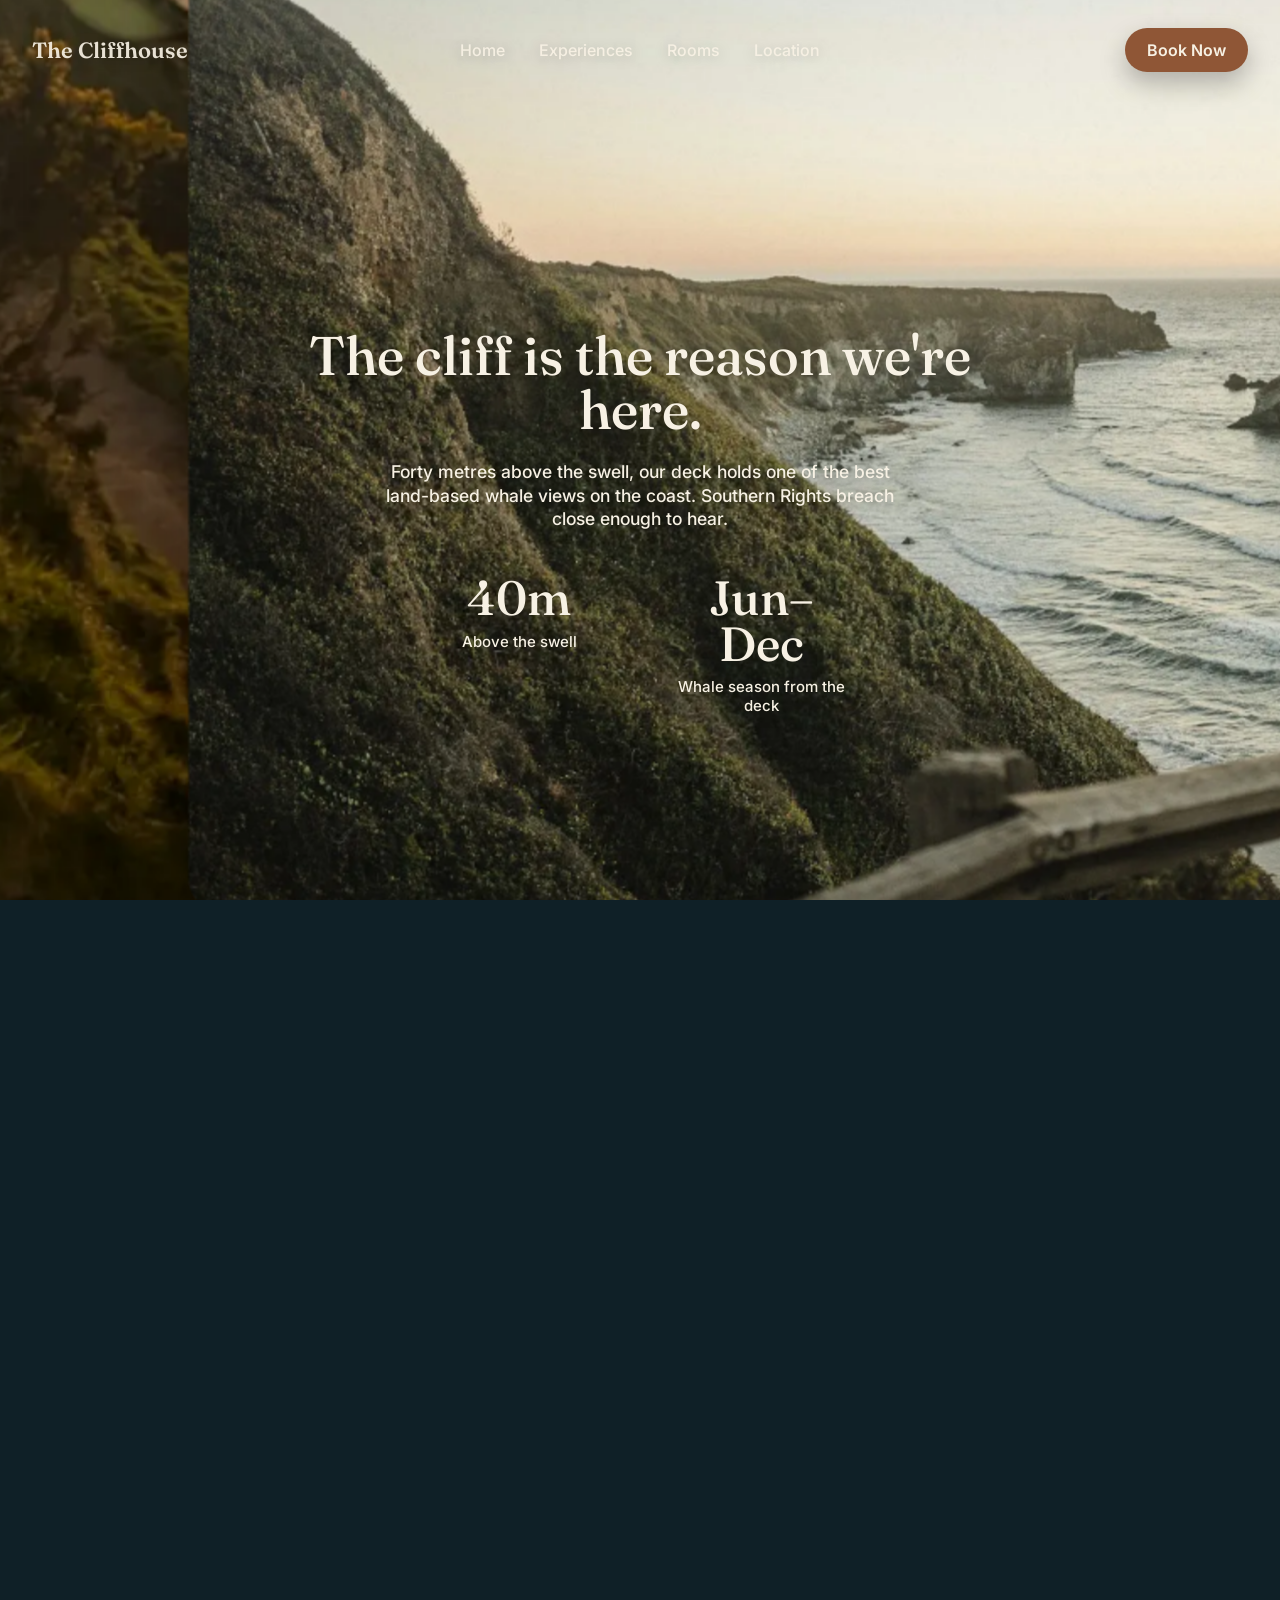
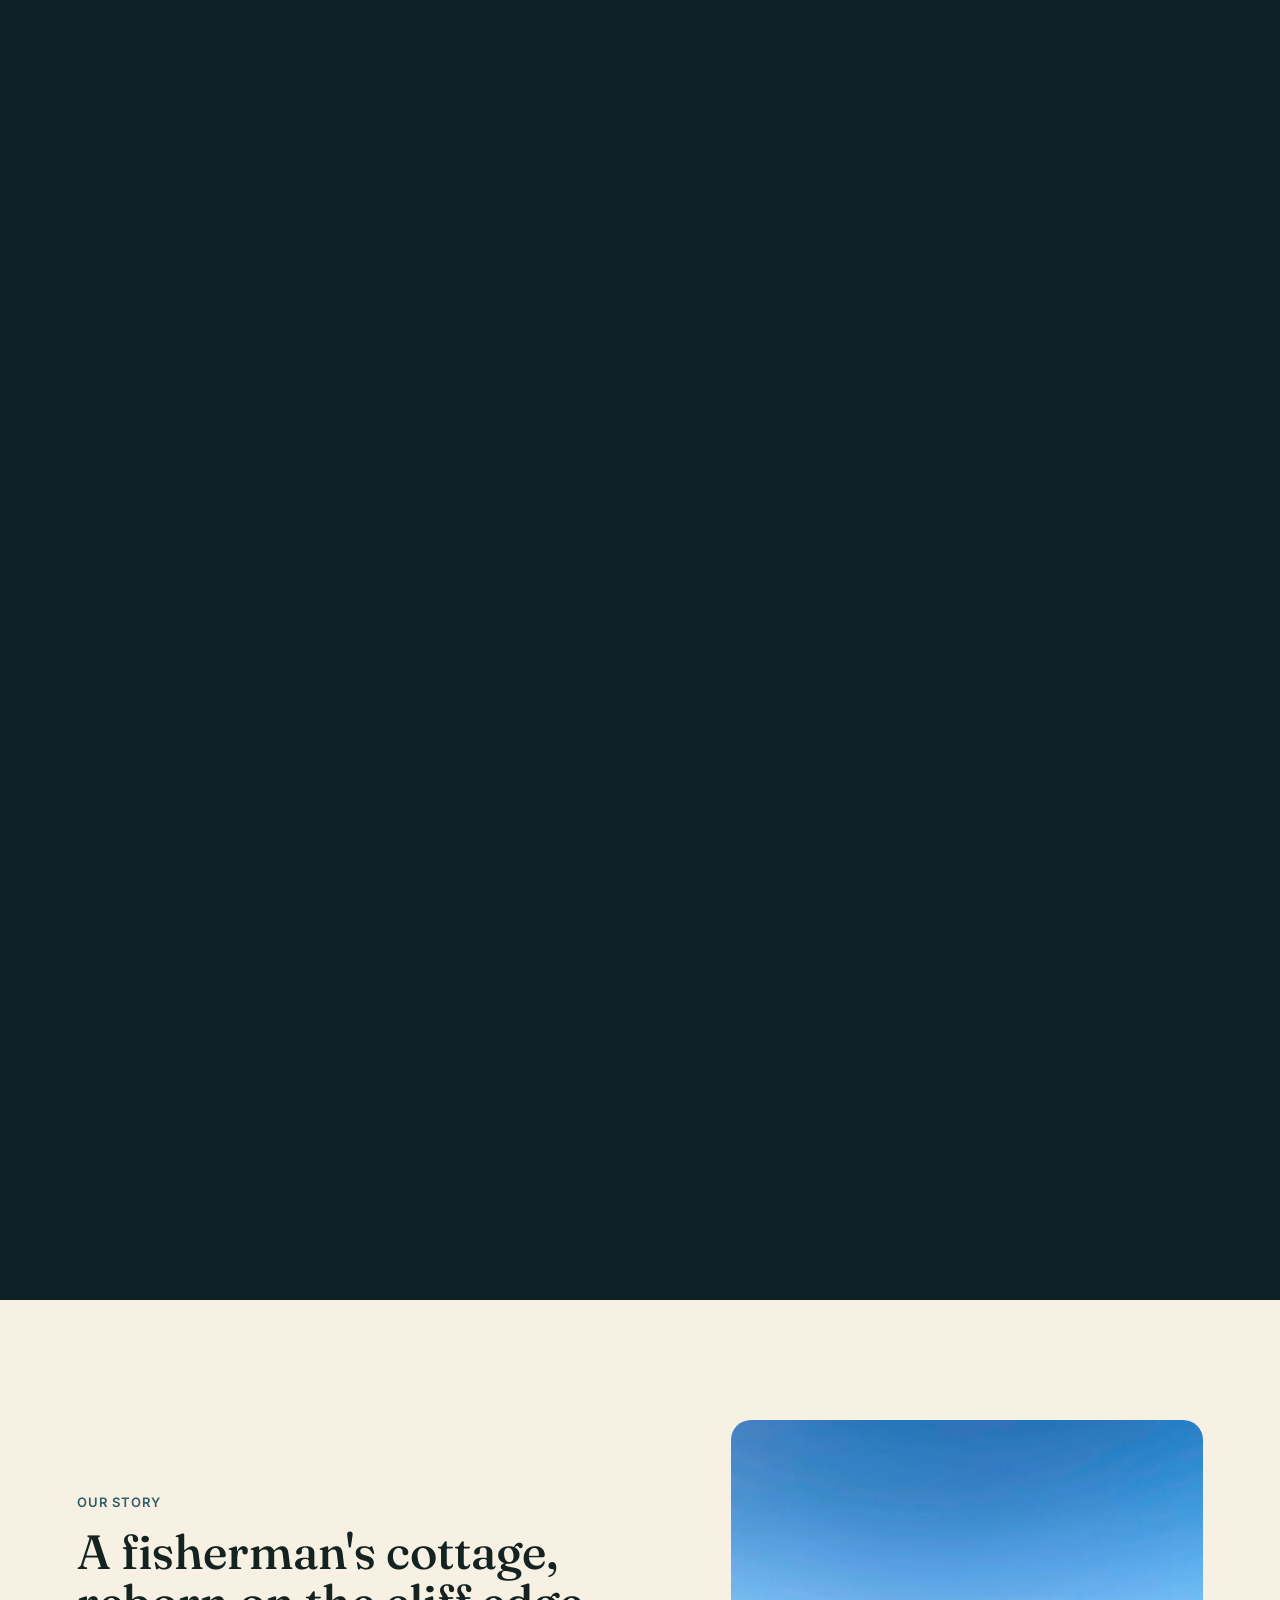
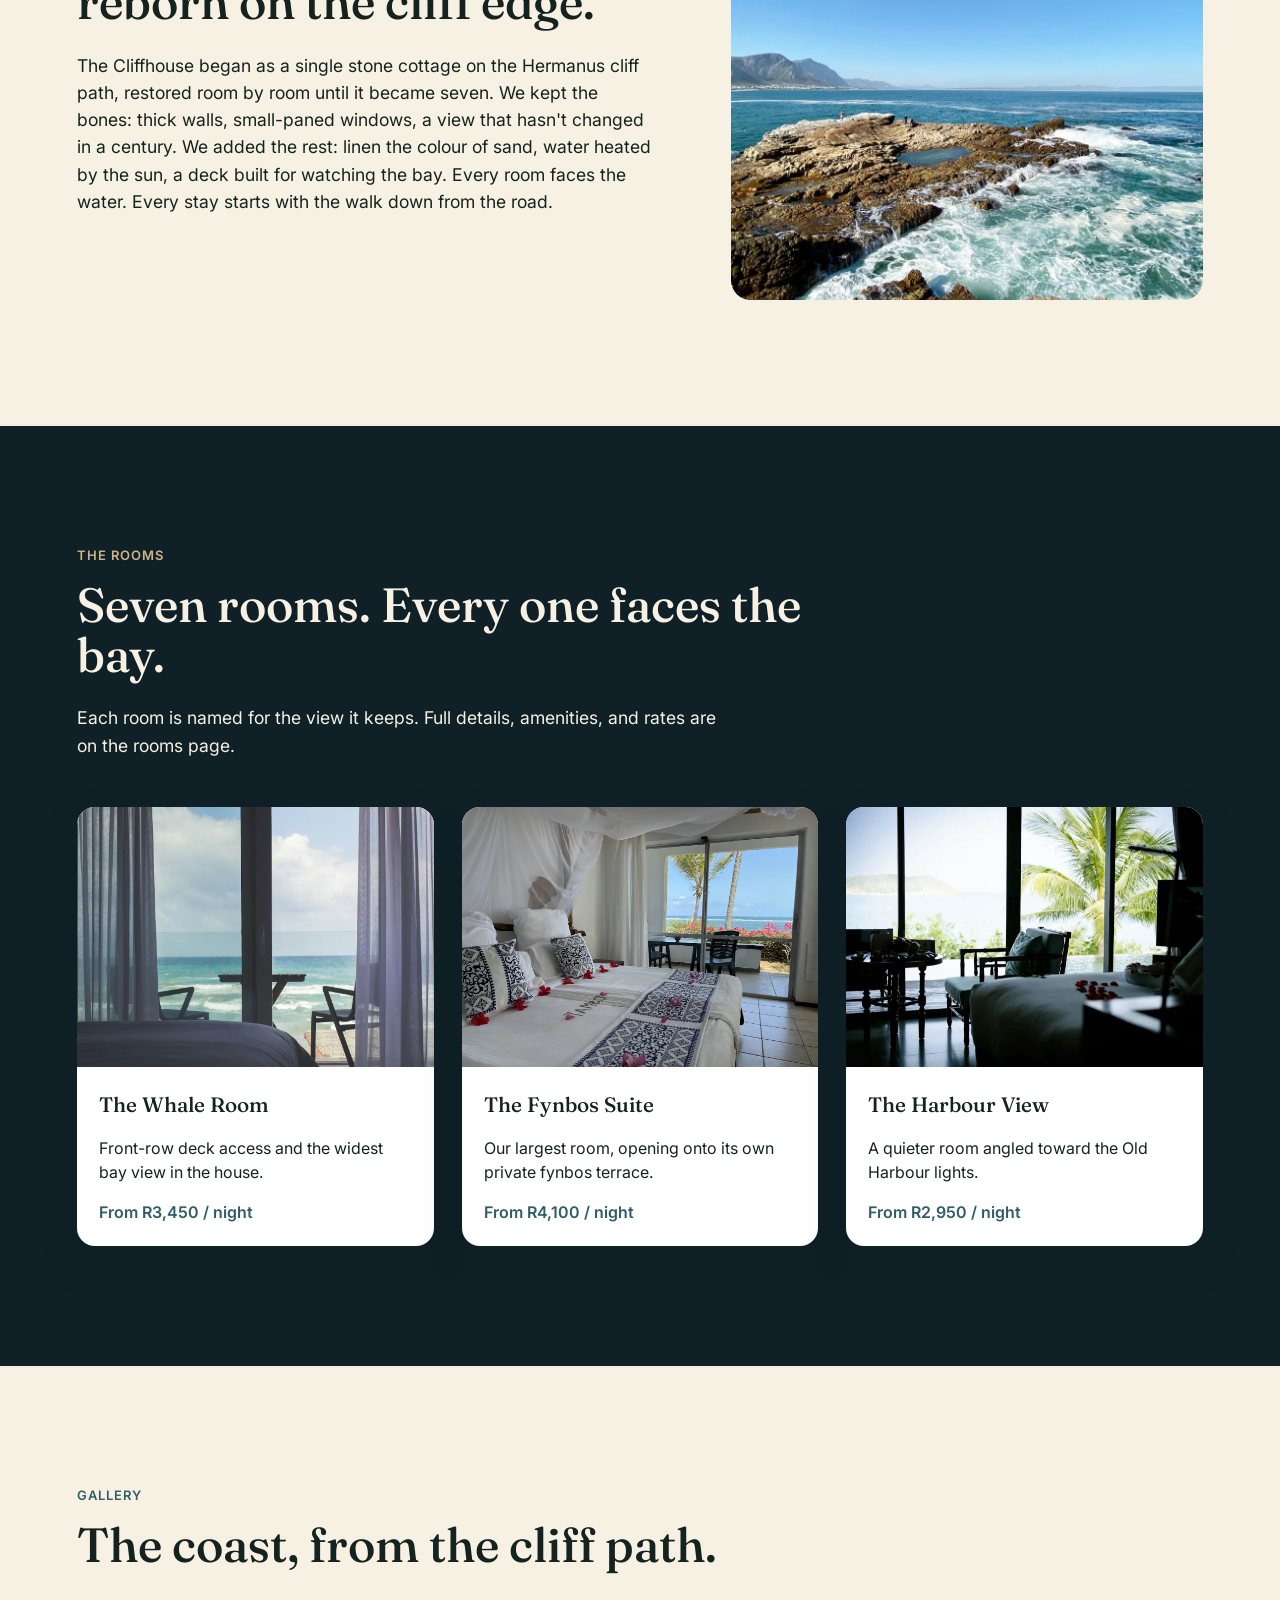
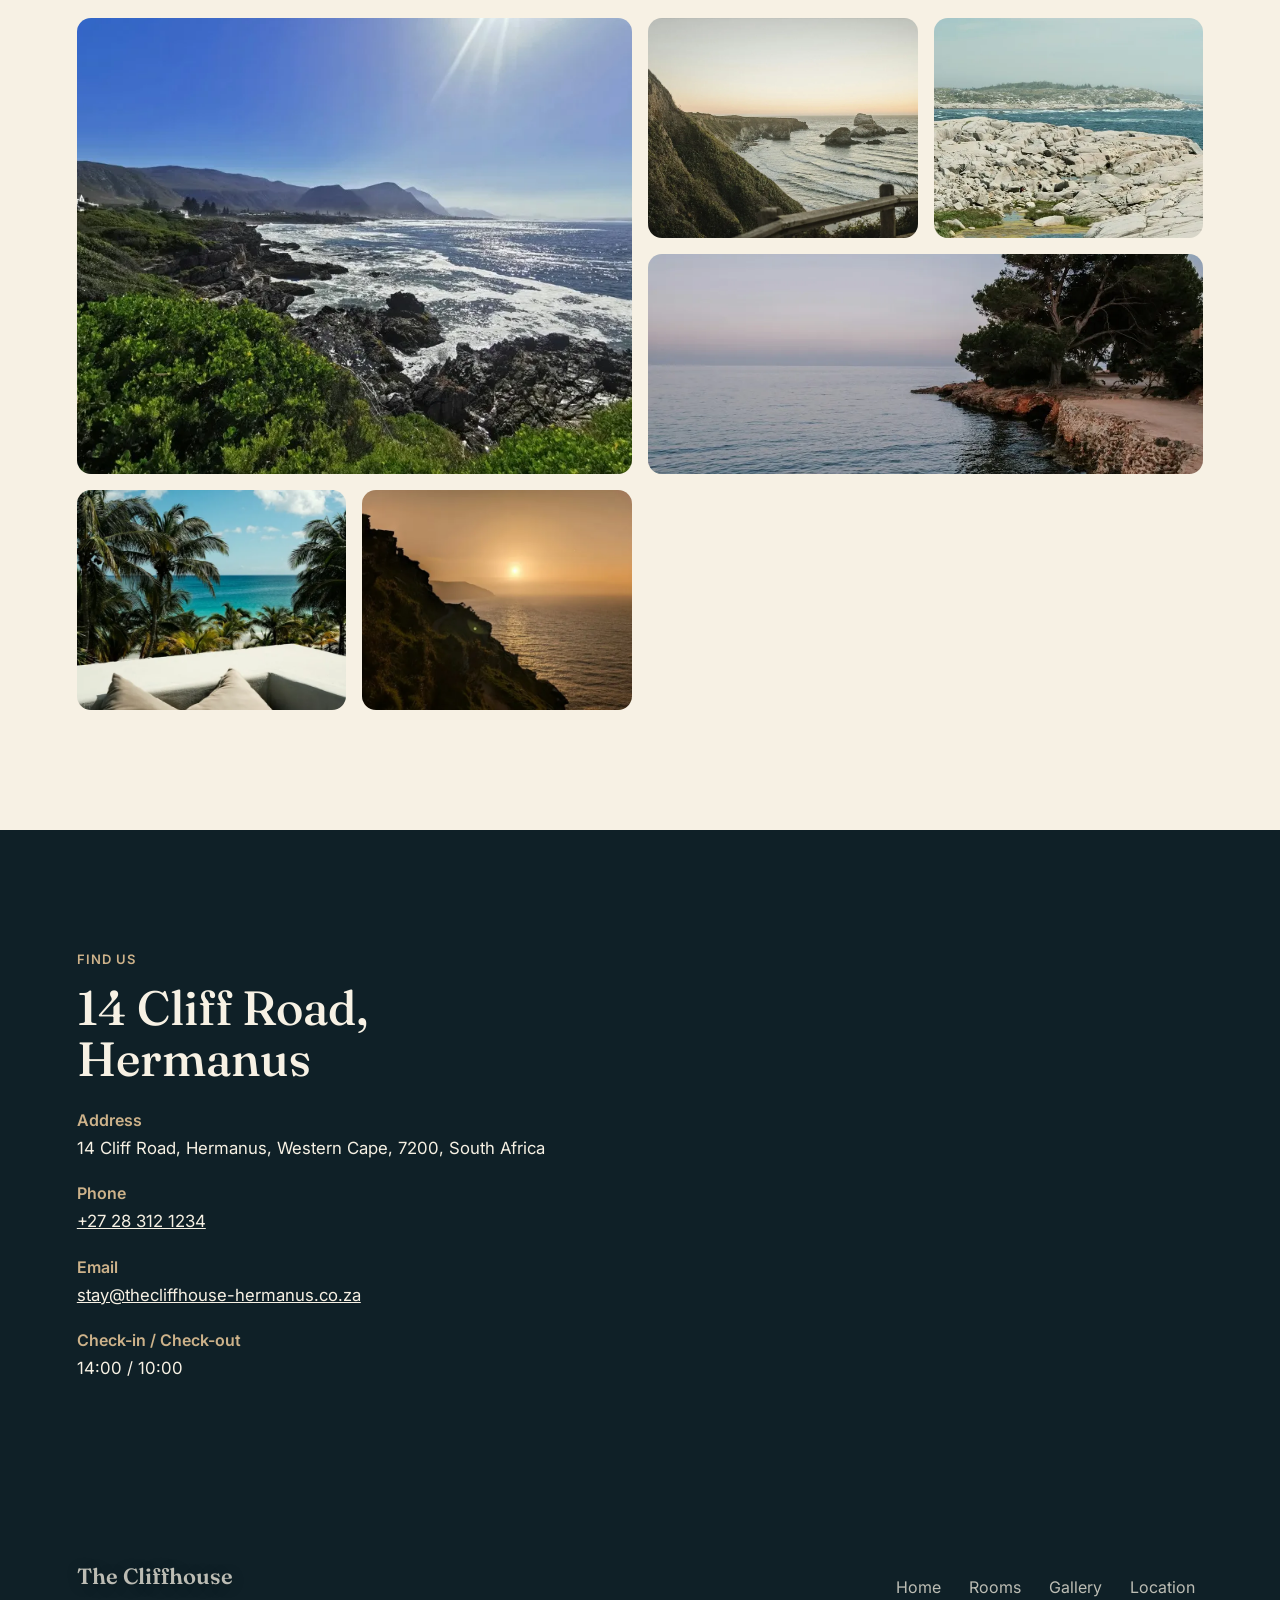
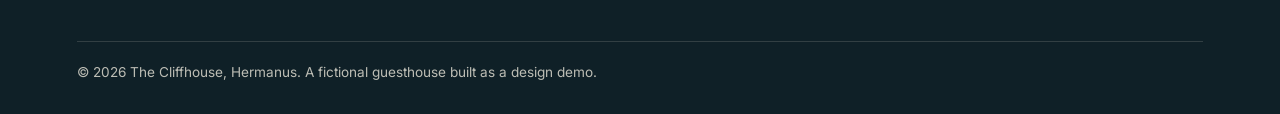
<file: index.html>
<!doctype html>
<html lang="en">
<head>
<meta charset="UTF-8" />
<meta name="viewport" content="width=device-width, initial-scale=1.0" />
<title>The Cliffhouse — Boutique Clifftop Guesthouse, Hermanus</title>
<meta name="description" content="A restored clifftop guesthouse above Walker Bay, Hermanus — seven rooms, a private whale-watching deck, and the best sunset seat on the Cape coast." />
<link rel="canonical" href="https://dezzi-alt.github.io/the-cliffhouse/" />

<meta property="og:type" content="website" />
<meta property="og:site_name" content="The Cliffhouse" />
<meta property="og:title" content="The Cliffhouse — Boutique Clifftop Guesthouse, Hermanus" />
<meta property="og:description" content="A restored clifftop guesthouse above Walker Bay, Hermanus — seven rooms, a private whale-watching deck, and the best sunset seat on the Cape coast." />
<meta property="og:url" content="https://dezzi-alt.github.io/the-cliffhouse/" />
<meta property="og:image" content="https://dezzi-alt.github.io/the-cliffhouse/images/sky-aerial-coastline.jpg" />
<meta property="og:image:width" content="2000" />
<meta property="og:image:height" content="1125" />
<meta name="twitter:card" content="summary_large_image" />
<meta name="twitter:title" content="The Cliffhouse — Boutique Clifftop Guesthouse, Hermanus" />
<meta name="twitter:description" content="A restored clifftop guesthouse above Walker Bay, Hermanus — seven rooms, a private whale-watching deck, and the best sunset seat on the Cape coast." />
<meta name="twitter:image" content="https://dezzi-alt.github.io/the-cliffhouse/images/sky-aerial-coastline.jpg" />

<link rel="icon" type="image/svg+xml" href="favicon.svg" />
<link rel="preconnect" href="https://fonts.googleapis.com" />
<link rel="preconnect" href="https://fonts.gstatic.com" crossorigin />
<link href="https://fonts.googleapis.com/css2?family=Fraunces:opsz,wght@9..144,400;9..144,500;9..144,600&family=Inter:wght@400;500;600;700&display=swap" rel="stylesheet" />
<link rel="stylesheet" href="css/styles.css" />
<link rel="preload" as="image" href="images/sky-aerial-coastline.webp" type="image/webp" fetchpriority="high" />
<script type="application/ld+json">
{
  "@context": "https://schema.org",
  "@type": "LodgingBusiness",
  "name": "The Cliffhouse",
  "description": "A restored clifftop guesthouse above Walker Bay, Hermanus — seven rooms, a private whale-watching deck, and the best sunset seat on the Cape coast.",
  "url": "https://dezzi-alt.github.io/the-cliffhouse/",
  "image": "https://dezzi-alt.github.io/the-cliffhouse/images/sky-aerial-coastline.jpg",
  "telephone": "+27283121234",
  "priceRange": "R2,950 - R4,100",
  "address": {
    "@type": "PostalAddress",
    "streetAddress": "14 Cliff Road",
    "addressLocality": "Hermanus",
    "addressRegion": "Western Cape",
    "postalCode": "7200",
    "addressCountry": "ZA"
  }
}
</script>
</head>
<body>

<a class="skip-link" href="#main-content">Skip to main content</a>

<main class="site-shell">

  <section class="cinema-scroll" id="cinema" aria-label="The Cliffhouse cinematic introduction">
    <div class="stage">
      <div class="world">

        <picture>
          <source srcset="images/sky-aerial-coastline.webp" type="image/webp" />
          <img class="scene-img sky-img" src="images/sky-aerial-coastline.jpg" alt="" loading="eager" fetchpriority="high" width="2000" height="1125" />
        </picture>

        <header class="site-header" aria-label="Primary navigation">
          <a class="site-logo" href="#cinema">The Cliffhouse</a>
          <nav class="site-nav" aria-label="Main menu">
            <a href="#cinema">Home</a>
            <a href="#experiences">Experiences</a>
            <a href="rooms.html">Rooms</a>
            <a href="#location">Location</a>
          </nav>
          <button class="book-now-nav" type="button" data-open-modal>Book Now</button>
        </header>

        <div class="back-stack">
          <picture>
            <source srcset="images/cliff-ocean-view.webp" type="image/webp" />
            <img class="scene-img back-img" src="images/cliff-ocean-view.jpg" alt="" loading="eager" width="2000" height="1500" />
          </picture>
        </div>

        <section class="experiences-slider" id="experiences" aria-label="Hermanus experiences slider">
          <div class="experiences-heading">
            <span class="experiences-kicker">Hermanus Experiences</span>
            <h2>Slow days, worth the walk.</h2>
          </div>
          <div class="experiences-track"></div>
        </section>

        <div class="slider-controls" aria-label="Slider controls">
          <button class="slider-nav slider-prev" type="button" aria-label="Previous experience">&larr;</button>
          <button class="slider-nav slider-next" type="button" aria-label="Next experience">&rarr;</button>
        </div>

        <h1 class="hero-title">THE CLIFFHOUSE</h1>

        <picture>
          <source srcset="images/cliff-path-golden-left.webp" type="image/webp" />
          <img class="scene-img splitframe-img splitframe-left" src="images/cliff-path-golden-left.jpg" alt="" loading="lazy" width="1012" height="1800" />
        </picture>
        <picture>
          <source srcset="images/cliff-path-golden-right.webp" type="image/webp" />
          <img class="scene-img splitframe-img splitframe-right" src="images/cliff-path-golden-right.jpg" alt="" loading="lazy" width="1600" height="1067" />
        </picture>
        <picture>
          <source srcset="images/whale-breach-hero.webp" type="image/webp" />
          <img class="scene-img hero-focal-img" src="images/whale-breach-hero.jpg" alt="" loading="lazy" width="1333" height="2000" />
        </picture>
        <picture>
          <source srcset="images/tidal-pool-closeup.webp" type="image/webp" />
          <img class="scene-img frame-two-img" src="images/tidal-pool-closeup.jpg" alt="" loading="lazy" width="1333" height="2000" />
        </picture>

        <section class="intro-copy" aria-label="The Cliffhouse overview">
          <p>A restored clifftop retreat above Walker Bay. Seven rooms, one deck, and a front-row seat to the whale road.</p>
          <div class="hero-tags" aria-label="Cliffhouse highlights">
            <span>Walker Bay</span>
            <span>Whale Season</span>
            <span>Cliff Path</span>
          </div>
        </section>

        <section class="story-panel story-panel-cliff" aria-label="The whale deck">
          <h2>The cliff is the reason we're here.</h2>
          <p>Forty metres above the swell, our deck holds one of the best land-based whale views on the coast. Southern Rights breach close enough to hear.</p>
          <dl class="facts">
            <div>
              <dt>40m</dt>
              <dd>Above the swell</dd>
            </div>
            <div>
              <dt>Jun&ndash;Dec</dt>
              <dd>Whale season from the deck</dd>
            </div>
          </dl>
        </section>

        <section class="story-panel story-panel-village" aria-label="Hermanus village">
          <h2>Hermanus keeps its edges wild.</h2>
          <p>Fynbos trails, tide pools, and the Old Harbour's original slipway all sit a short walk from every room.</p>
          <button class="note-button" type="button" data-open-modal>
            <span aria-hidden="true">&#8599;</span>
            <span>Check availability</span>
          </button>
        </section>

        <div class="shade"></div>
      </div>
    </div>
  </section>

  <section class="section" id="main-content" aria-label="About The Cliffhouse">
    <div class="section-inner about-grid">
      <div>
        <span class="section-kicker">Our Story</span>
        <h2 class="section-title">A fisherman's cottage, reborn on the cliff edge.</h2>
        <p class="section-lede">The Cliffhouse began as a single stone cottage on the Hermanus cliff path, restored room by room until it became seven. We kept the bones: thick walls, small-paned windows, a view that hasn't changed in a century. We added the rest: linen the colour of sand, water heated by the sun, a deck built for watching the bay. Every room faces the water. Every stay starts with the walk down from the road.</p>
      </div>
      <picture>
        <source srcset="images/rocky-shore.webp" type="image/webp" />
        <img src="images/rocky-shore.jpg" alt="Rocky Hermanus shoreline below the cliff path" loading="lazy" width="960" height="1200" />
      </picture>
    </div>
  </section>

  <section class="section section--dark" aria-label="Our rooms">
    <div class="section-inner">
      <span class="section-kicker">The Rooms</span>
      <h2 class="section-title">Seven rooms. Every one faces the bay.</h2>
      <p class="section-lede">Each room is named for the view it keeps. Full details, amenities, and rates are on the rooms page.</p>

      <div class="rooms-grid">
        <a class="room-card" href="rooms.html#whale-room">
          <picture>
            <source srcset="images/room-whale-bedroom.webp" type="image/webp" />
            <img src="images/room-whale-bedroom.jpg" alt="The Whale Room, a bedroom with full ocean views" loading="lazy" width="1300" height="866" />
          </picture>
          <div class="room-card-body">
            <h3>The Whale Room</h3>
            <p>Front-row deck access and the widest bay view in the house.</p>
            <span class="room-price">From R3,450 / night</span>
          </div>
        </a>
        <a class="room-card" href="rooms.html#fynbos-suite">
          <picture>
            <source srcset="images/room-fynbos-bedroom.webp" type="image/webp" />
            <img src="images/room-fynbos-bedroom.jpg" alt="The Fynbos Suite, a bedroom overlooking the ocean" loading="lazy" width="1300" height="975" />
          </picture>
          <div class="room-card-body">
            <h3>The Fynbos Suite</h3>
            <p>Our largest room, opening onto its own private fynbos terrace.</p>
            <span class="room-price">From R4,100 / night</span>
          </div>
        </a>
        <a class="room-card" href="rooms.html#harbour-view">
          <picture>
            <source srcset="images/room-harbour-bedroom.webp" type="image/webp" />
            <img src="images/room-harbour-bedroom.jpg" alt="The Harbour View room with water-facing bed" loading="lazy" width="1300" height="866" />
          </picture>
          <div class="room-card-body">
            <h3>The Harbour View</h3>
            <p>A quieter room angled toward the Old Harbour lights.</p>
            <span class="room-price">From R2,950 / night</span>
          </div>
        </a>
      </div>
    </div>
  </section>

  <section class="section" id="gallery" aria-label="Gallery">
    <div class="section-inner">
      <span class="section-kicker">Gallery</span>
      <h2 class="section-title">The coast, from the cliff path.</h2>
      <ul class="gallery-grid">
        <li><picture><source srcset="images/cliff-ocean-view-thumb.webp" type="image/webp" /><img src="images/cliff-ocean-view-thumb.jpg" alt="View of the ocean from the Hermanus cliff path" loading="lazy" width="800" height="600" /></picture></li>
        <li><picture><source srcset="images/gallery-sea-stacks.webp" type="image/webp" /><img src="images/gallery-sea-stacks.jpg" alt="Coastal cliffs and sea stacks at sunset" loading="lazy" width="1000" height="667" /></picture></li>
        <li><picture><source srcset="images/tidal-pool-closeup-thumb.webp" type="image/webp" /><img src="images/tidal-pool-closeup-thumb.jpg" alt="Close-up of a rocky tidal pool" loading="lazy" width="533" height="800" /></picture></li>
        <li><picture><source srcset="images/gallery-calm-shore-tree.webp" type="image/webp" /><img src="images/gallery-calm-shore-tree.jpg" alt="Calm sea beside a rocky shore" loading="lazy" width="1000" height="667" /></picture></li>
        <li><picture><source srcset="images/gallery-lounge-ocean.webp" type="image/webp" /><img src="images/gallery-lounge-ocean.jpg" alt="Lounge seating facing the ocean" loading="lazy" width="666" height="1000" /></picture></li>
        <li><picture><source srcset="images/exp-cliff-path.webp" type="image/webp" /><img src="images/exp-cliff-path.jpg" alt="Narrow grassy path along the cliffside" loading="lazy" width="900" height="506" /></picture></li>
      </ul>
    </div>
  </section>

  <section class="section section--dark" id="location" aria-label="Location and contact">
    <div class="section-inner location-grid">
      <div>
        <span class="section-kicker">Find Us</span>
        <h2 class="section-title">14 Cliff Road, Hermanus</h2>
        <dl class="location-details">
          <dt>Address</dt>
          <dd>14 Cliff Road, Hermanus, Western Cape, 7200, South Africa</dd>
          <dt>Phone</dt>
          <dd><a href="tel:+27283121234">+27 28 312 1234</a></dd>
          <dt>Email</dt>
          <dd><a href="mailto:stay@thecliffhouse-hermanus.co.za">stay@thecliffhouse-hermanus.co.za</a></dd>
          <dt>Check-in / Check-out</dt>
          <dd>14:00 / 10:00</dd>
        </dl>
      </div>
      <iframe
        title="Map showing The Cliffhouse location in Hermanus, South Africa"
        src="https://www.openstreetmap.org/export/embed.html?bbox=19.2145%2C-34.4287%2C19.2545%2C-34.4087&layer=mapnik&marker=-34.4187%2C19.2345"
        loading="lazy"
      ></iframe>
    </div>
  </section>

  <footer class="site-footer">
    <div class="footer-grid">
      <a class="site-logo" href="#cinema">The Cliffhouse</a>
      <nav class="footer-nav" aria-label="Footer navigation">
        <a href="#cinema">Home</a>
        <a href="rooms.html">Rooms</a>
        <a href="#gallery">Gallery</a>
        <a href="#location">Location</a>
      </nav>
    </div>
    <p class="footer-bottom">&copy; 2026 The Cliffhouse, Hermanus. A fictional guesthouse built as a design demo.</p>
  </footer>

</main>

<div class="modal-overlay" id="booking-modal" hidden>
  <div class="modal-card" role="dialog" aria-modal="true" aria-labelledby="booking-modal-title">
    <button class="modal-close" type="button" data-close-modal aria-label="Close booking form">&times;</button>

    <form id="booking-form">
      <h2 id="booking-modal-title">Check availability</h2>
      <p>Tell us your dates and we'll confirm within 24 hours. All fields are required.</p>

      <div class="form-row">
        <div class="form-field">
          <label for="checkin">Check-in</label>
          <input type="date" id="checkin" name="checkin" required />
        </div>
        <div class="form-field">
          <label for="checkout">Check-out</label>
          <input type="date" id="checkout" name="checkout" required />
        </div>
      </div>

      <div class="form-row">
        <div class="form-field">
          <label for="guests">Guests</label>
          <input type="number" id="guests" name="guests" min="1" max="6" value="2" required />
        </div>
        <div class="form-field">
          <label for="room">Room</label>
          <select id="room" name="room">
            <option value="whale-room">The Whale Room</option>
            <option value="fynbos-suite">The Fynbos Suite</option>
            <option value="harbour-view">The Harbour View</option>
          </select>
        </div>
      </div>

      <div class="form-field">
        <label for="name">Full name</label>
        <input type="text" id="name" name="name" autocomplete="name" required />
      </div>

      <div class="form-field">
        <label for="email">Email</label>
        <input type="email" id="email" name="email" autocomplete="email" required />
      </div>

      <button class="form-submit" type="submit">Request booking</button>
    </form>

    <div class="form-confirmation" id="booking-confirmation" hidden>
      <h2>Thank you.</h2>
      <p>A member of our team will confirm availability within 24 hours.</p>
      <button class="form-submit" type="button" data-close-modal>Close</button>
    </div>
  </div>
</div>

<script src="js/scroll-engine.js" defer></script>
<script src="js/site.js" defer></script>
</body>
</html>
</file>
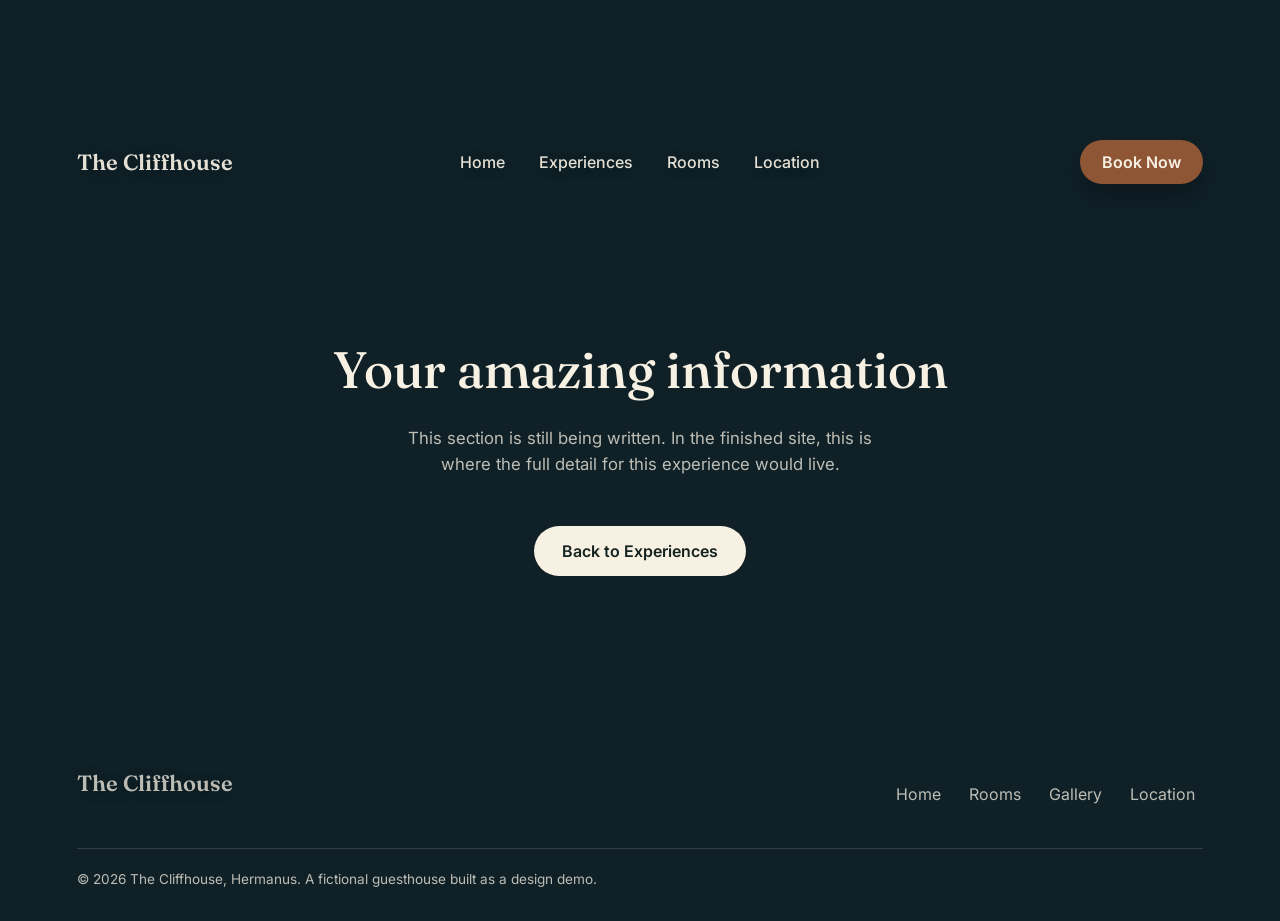
<file: coming-soon.html>
<!doctype html>
<html lang="en">
<head>
<meta charset="UTF-8" />
<meta name="viewport" content="width=device-width, initial-scale=1.0" />
<title>More to come — The Cliffhouse, Hermanus</title>
<meta name="description" content="This page is a placeholder for content that isn't built yet." />
<meta name="robots" content="noindex" />

<link rel="icon" type="image/svg+xml" href="favicon.svg" />
<link rel="preconnect" href="https://fonts.googleapis.com" />
<link rel="preconnect" href="https://fonts.gstatic.com" crossorigin />
<link href="https://fonts.googleapis.com/css2?family=Fraunces:opsz,wght@9..144,400;9..144,500;9..144,600&family=Inter:wght@400;500;600;700&display=swap" rel="stylesheet" />
<link rel="stylesheet" href="css/styles.css" />
<style>
  .placeholder-page-header {
    position: relative;
    padding: 140px clamp(24px, 6vw, 80px) 0;
    background: var(--ocean-deep);
    color: var(--paper);
  }
  .placeholder-page-header .site-header { position: static; padding: 0; margin-bottom: 0; }

  .placeholder-body {
    min-height: 60vh;
    display: flex;
    flex-direction: column;
    align-items: center;
    justify-content: center;
    text-align: center;
    padding: 96px clamp(24px, 6vw, 80px);
    background: var(--ocean-deep);
    color: var(--paper);
  }
  .placeholder-body h1 { font-size: clamp(2rem, 5vw, 3.2rem); max-width: 720px; }
  .placeholder-body p { max-width: 480px; font-size: 1.05rem; line-height: 1.55; margin-top: 16px; color: rgba(247,241,228,0.75); }
  .placeholder-back {
    display: inline-flex;
    align-items: center;
    min-height: 50px;
    margin-top: 32px;
    padding: 0 28px;
    border-radius: 999px;
    background: var(--paper);
    color: var(--ink);
    font-weight: 600;
    text-decoration: none;
  }
</style>
</head>
<body>

<a class="skip-link" href="#main-content">Skip to main content</a>

<div class="placeholder-page-header">
  <header class="site-header" aria-label="Primary navigation">
    <a class="site-logo" href="index.html#cinema">The Cliffhouse</a>
    <nav class="site-nav" aria-label="Main menu">
      <a href="index.html#cinema">Home</a>
      <a href="index.html#experiences">Experiences</a>
      <a href="rooms.html">Rooms</a>
      <a href="index.html#location">Location</a>
    </nav>
    <button class="book-now-nav" type="button" data-open-modal>Book Now</button>
  </header>
</div>

<main id="main-content">
  <div class="placeholder-body">
    <h1>Your amazing information</h1>
    <p>This section is still being written. In the finished site, this is where the full detail for this experience would live.</p>
    <a class="placeholder-back" href="index.html#experiences">Back to Experiences</a>
  </div>
</main>

<footer class="site-footer">
  <div class="footer-grid">
    <a class="site-logo" href="index.html#cinema">The Cliffhouse</a>
    <nav class="footer-nav" aria-label="Footer navigation">
      <a href="index.html#cinema">Home</a>
      <a href="rooms.html">Rooms</a>
      <a href="index.html#gallery">Gallery</a>
      <a href="index.html#location">Location</a>
    </nav>
  </div>
  <p class="footer-bottom">&copy; 2026 The Cliffhouse, Hermanus. A fictional guesthouse built as a design demo.</p>
</footer>

<div class="modal-overlay" id="booking-modal" hidden>
  <div class="modal-card" role="dialog" aria-modal="true" aria-labelledby="booking-modal-title">
    <button class="modal-close" type="button" data-close-modal aria-label="Close booking form">&times;</button>

    <form id="booking-form">
      <h2 id="booking-modal-title">Check availability</h2>
      <p>Tell us your dates and we'll confirm within 24 hours. All fields are required.</p>

      <div class="form-row">
        <div class="form-field">
          <label for="checkin">Check-in</label>
          <input type="date" id="checkin" name="checkin" required />
        </div>
        <div class="form-field">
          <label for="checkout">Check-out</label>
          <input type="date" id="checkout" name="checkout" required />
        </div>
      </div>

      <div class="form-row">
        <div class="form-field">
          <label for="guests">Guests</label>
          <input type="number" id="guests" name="guests" min="1" max="6" value="2" required />
        </div>
        <div class="form-field">
          <label for="room">Room</label>
          <select id="room" name="room">
            <option value="whale-room">The Whale Room</option>
            <option value="fynbos-suite">The Fynbos Suite</option>
            <option value="harbour-view">The Harbour View</option>
          </select>
        </div>
      </div>

      <div class="form-field">
        <label for="name">Full name</label>
        <input type="text" id="name" name="name" autocomplete="name" required />
      </div>

      <div class="form-field">
        <label for="email">Email</label>
        <input type="email" id="email" name="email" autocomplete="email" required />
      </div>

      <button class="form-submit" type="submit">Request booking</button>
    </form>

    <div class="form-confirmation" id="booking-confirmation" hidden>
      <h2>Thank you.</h2>
      <p>A member of our team will confirm availability within 24 hours.</p>
      <button class="form-submit" type="button" data-close-modal>Close</button>
    </div>
  </div>
</div>

<script src="js/site.js" defer></script>
</body>
</html>
</file>
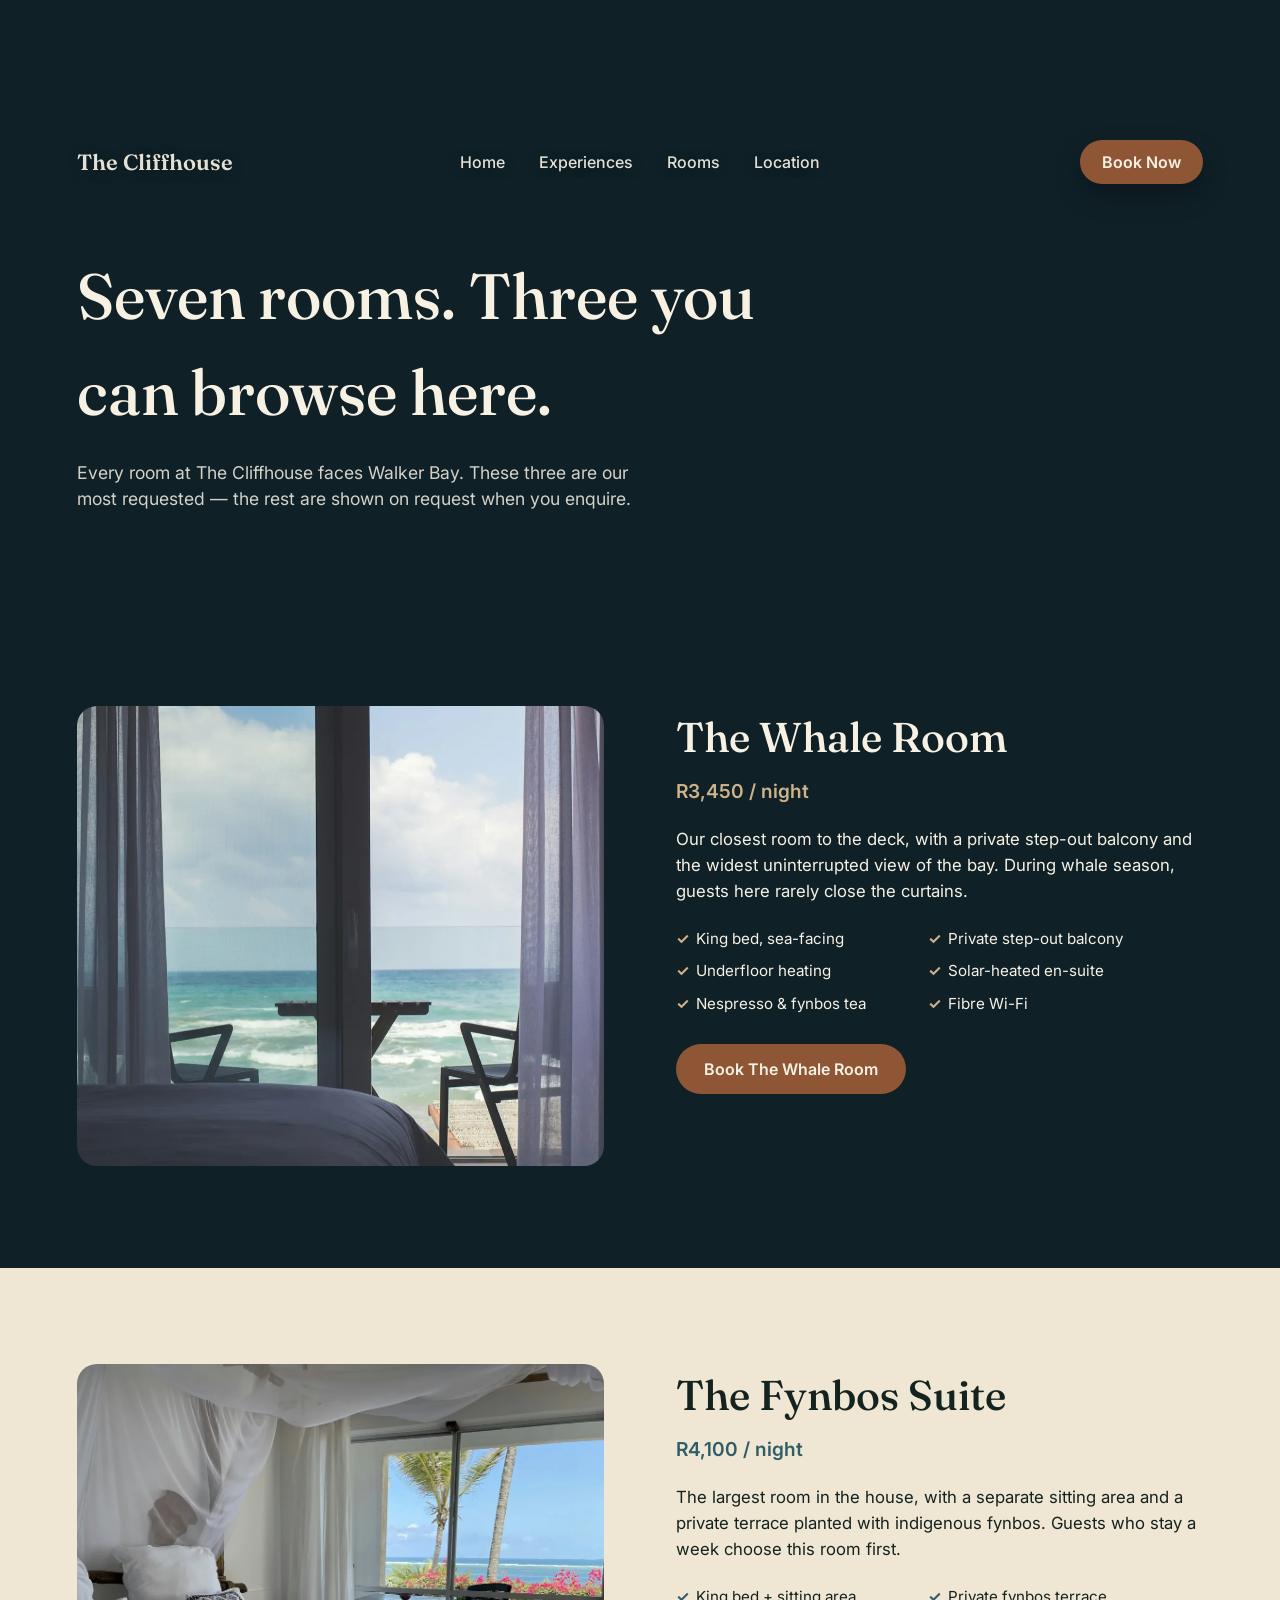
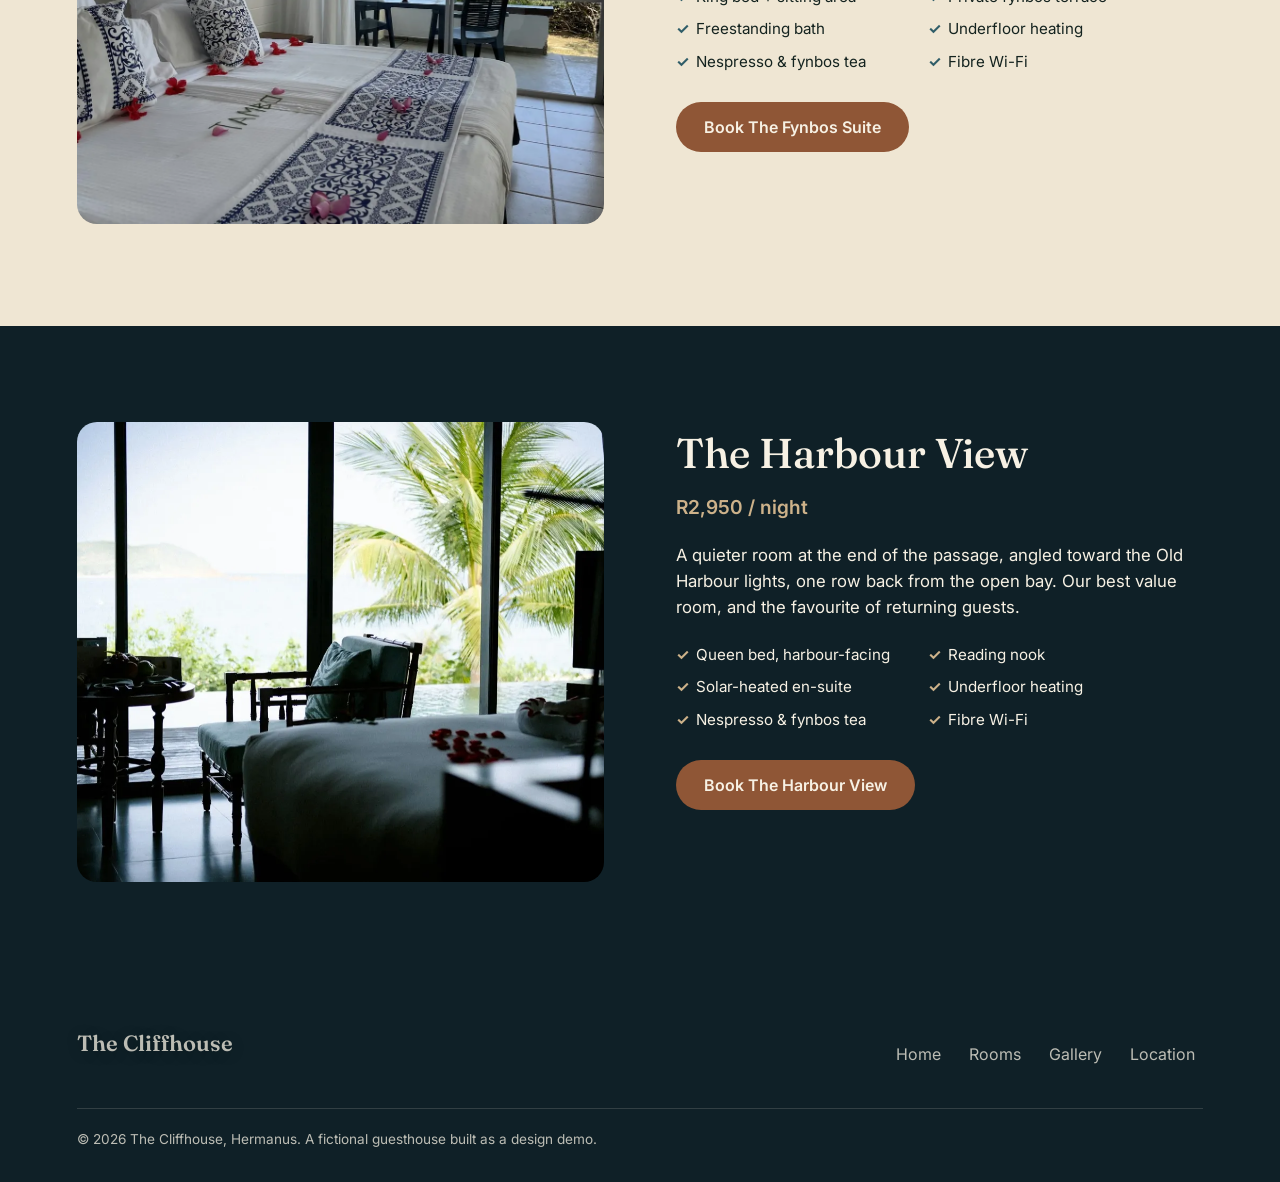
<file: rooms.html>
<!doctype html>
<html lang="en">
<head>
<meta charset="UTF-8" />
<meta name="viewport" content="width=device-width, initial-scale=1.0" />
<title>Rooms — The Cliffhouse, Hermanus</title>
<meta name="description" content="Three rooms at The Cliffhouse, Hermanus — The Whale Room, The Fynbos Suite, and The Harbour View. Full amenities and nightly rates." />
<link rel="canonical" href="https://dezzi-alt.github.io/the-cliffhouse/rooms.html" />

<meta property="og:type" content="website" />
<meta property="og:site_name" content="The Cliffhouse" />
<meta property="og:title" content="Rooms — The Cliffhouse, Hermanus" />
<meta property="og:description" content="Three rooms at The Cliffhouse, Hermanus — The Whale Room, The Fynbos Suite, and The Harbour View. Full amenities and nightly rates." />
<meta property="og:url" content="https://dezzi-alt.github.io/the-cliffhouse/rooms.html" />
<meta property="og:image" content="https://dezzi-alt.github.io/the-cliffhouse/images/room-whale-bedroom.jpg" />
<meta property="og:image:width" content="1300" />
<meta property="og:image:height" content="866" />
<meta name="twitter:card" content="summary_large_image" />
<meta name="twitter:title" content="Rooms — The Cliffhouse, Hermanus" />
<meta name="twitter:description" content="Three rooms at The Cliffhouse, Hermanus — The Whale Room, The Fynbos Suite, and The Harbour View. Full amenities and nightly rates." />
<meta name="twitter:image" content="https://dezzi-alt.github.io/the-cliffhouse/images/room-whale-bedroom.jpg" />

<link rel="icon" type="image/svg+xml" href="favicon.svg" />
<link rel="preconnect" href="https://fonts.googleapis.com" />
<link rel="preconnect" href="https://fonts.gstatic.com" crossorigin />
<link href="https://fonts.googleapis.com/css2?family=Fraunces:opsz,wght@9..144,400;9..144,500;9..144,600&family=Inter:wght@400;500;600;700&display=swap" rel="stylesheet" />
<link rel="stylesheet" href="css/styles.css" />
<style>
  .rooms-page-header {
    position: relative;
    padding: 140px clamp(24px, 6vw, 80px) 80px;
    background: var(--ocean-deep);
    color: var(--paper);
  }
  .rooms-page-header .site-header { position: static; padding: 0; margin-bottom: 64px; }
  .rooms-page-header h1 { font-size: clamp(2.4rem, 6vw, 4rem); max-width: 720px; }
  .rooms-page-header p { max-width: 560px; font-size: 1.1rem; line-height: 1.5; margin-top: 20px; color: rgba(247,241,228,0.85); }

  .room-detail {
    display: grid;
    grid-template-columns: 1fr 1fr;
    gap: clamp(32px, 6vw, 72px);
    align-items: start;
    padding: clamp(56px, 8vw, 96px) clamp(24px, 6vw, 80px);
    scroll-margin-top: 40px;
  }
  .room-detail:nth-child(even) { background: #efe6d3; color: var(--ink); }
  .room-detail img { width: 100%; height: 460px; object-fit: cover; border-radius: 20px; }
  .room-detail h2 { font-size: clamp(1.8rem, 3.4vw, 2.6rem); margin-bottom: 8px; }
  .room-detail .room-price { display: block; font-size: 1.2rem; font-weight: 600; color: var(--sand); margin: 8px 0 20px; }
  .room-detail:nth-child(even) .room-price { color: var(--ocean); }
  .room-detail p.desc { font-size: 1.05rem; line-height: 1.55; max-width: 520px; }
  .amenities { list-style: none; padding: 0; margin: 24px 0 28px; display: grid; grid-template-columns: 1fr 1fr; gap: 10px 24px; max-width: 480px; }
  .amenities li { font-size: 0.95rem; padding-left: 20px; position: relative; }
  .amenities li::before { content: "\2713"; position: absolute; left: 0; color: var(--sand); font-weight: 700; }
  .room-detail:nth-child(even) .amenities li::before { color: var(--ocean); }
  .room-cta {
    display: inline-flex;
    align-items: center;
    min-height: 50px;
    padding: 0 28px;
    border-radius: 999px;
    background: var(--terracotta);
    color: var(--paper);
    font-weight: 600;
    cursor: pointer;
  }
  @media (max-width: 900px) {
    .room-detail { grid-template-columns: 1fr; }
    .room-detail img { height: 320px; }
  }
</style>
</head>
<body>

<a class="skip-link" href="#main-content">Skip to main content</a>

<div class="rooms-page-header">
  <header class="site-header" aria-label="Primary navigation">
    <a class="site-logo" href="index.html#cinema">The Cliffhouse</a>
    <nav class="site-nav" aria-label="Main menu">
      <a href="index.html#cinema">Home</a>
      <a href="index.html#experiences">Experiences</a>
      <a href="rooms.html">Rooms</a>
      <a href="index.html#location">Location</a>
    </nav>
    <button class="book-now-nav" type="button" data-open-modal>Book Now</button>
  </header>
  <h1>Seven rooms. Three you can browse here.</h1>
  <p>Every room at The Cliffhouse faces Walker Bay. These three are our most requested — the rest are shown on request when you enquire.</p>
</div>

<main id="main-content">
  <section class="room-detail" id="whale-room" aria-label="The Whale Room">
    <picture>
      <source srcset="images/room-whale-bedroom.webp" type="image/webp" />
      <img src="images/room-whale-bedroom.jpg" alt="The Whale Room, a bedroom with full ocean views" loading="lazy" width="1300" height="866" />
    </picture>
    <div>
      <h2>The Whale Room</h2>
      <span class="room-price">R3,450 / night</span>
      <p class="desc">Our closest room to the deck, with a private step-out balcony and the widest uninterrupted view of the bay. During whale season, guests here rarely close the curtains.</p>
      <ul class="amenities">
        <li>King bed, sea-facing</li>
        <li>Private step-out balcony</li>
        <li>Underfloor heating</li>
        <li>Solar-heated en-suite</li>
        <li>Nespresso &amp; fynbos tea</li>
        <li>Fibre Wi-Fi</li>
      </ul>
      <button class="room-cta" type="button" data-open-modal data-room="whale-room">Book The Whale Room</button>
    </div>
  </section>

  <section class="room-detail" id="fynbos-suite" aria-label="The Fynbos Suite">
    <picture>
      <source srcset="images/room-fynbos-bedroom.webp" type="image/webp" />
      <img src="images/room-fynbos-bedroom.jpg" alt="The Fynbos Suite, a bedroom overlooking the ocean" loading="lazy" width="1300" height="975" />
    </picture>
    <div>
      <h2>The Fynbos Suite</h2>
      <span class="room-price">R4,100 / night</span>
      <p class="desc">The largest room in the house, with a separate sitting area and a private terrace planted with indigenous fynbos. Guests who stay a week choose this room first.</p>
      <ul class="amenities">
        <li>King bed + sitting area</li>
        <li>Private fynbos terrace</li>
        <li>Freestanding bath</li>
        <li>Underfloor heating</li>
        <li>Nespresso &amp; fynbos tea</li>
        <li>Fibre Wi-Fi</li>
      </ul>
      <button class="room-cta" type="button" data-open-modal data-room="fynbos-suite">Book The Fynbos Suite</button>
    </div>
  </section>

  <section class="room-detail" id="harbour-view" aria-label="The Harbour View">
    <picture>
      <source srcset="images/room-harbour-bedroom.webp" type="image/webp" />
      <img src="images/room-harbour-bedroom.jpg" alt="The Harbour View room with water-facing bed" loading="lazy" width="1300" height="866" />
    </picture>
    <div>
      <h2>The Harbour View</h2>
      <span class="room-price">R2,950 / night</span>
      <p class="desc">A quieter room at the end of the passage, angled toward the Old Harbour lights, one row back from the open bay. Our best value room, and the favourite of returning guests.</p>
      <ul class="amenities">
        <li>Queen bed, harbour-facing</li>
        <li>Reading nook</li>
        <li>Solar-heated en-suite</li>
        <li>Underfloor heating</li>
        <li>Nespresso &amp; fynbos tea</li>
        <li>Fibre Wi-Fi</li>
      </ul>
      <button class="room-cta" type="button" data-open-modal data-room="harbour-view">Book The Harbour View</button>
    </div>
  </section>
</main>

<footer class="site-footer">
  <div class="footer-grid">
    <a class="site-logo" href="index.html#cinema">The Cliffhouse</a>
    <nav class="footer-nav" aria-label="Footer navigation">
      <a href="index.html#cinema">Home</a>
      <a href="rooms.html">Rooms</a>
      <a href="index.html#gallery">Gallery</a>
      <a href="index.html#location">Location</a>
    </nav>
  </div>
  <p class="footer-bottom">&copy; 2026 The Cliffhouse, Hermanus. A fictional guesthouse built as a design demo.</p>
</footer>

<div class="modal-overlay" id="booking-modal" hidden>
  <div class="modal-card" role="dialog" aria-modal="true" aria-labelledby="booking-modal-title">
    <button class="modal-close" type="button" data-close-modal aria-label="Close booking form">&times;</button>

    <form id="booking-form">
      <h2 id="booking-modal-title">Check availability</h2>
      <p>Tell us your dates and we'll confirm within 24 hours. All fields are required.</p>

      <div class="form-row">
        <div class="form-field">
          <label for="checkin">Check-in</label>
          <input type="date" id="checkin" name="checkin" required />
        </div>
        <div class="form-field">
          <label for="checkout">Check-out</label>
          <input type="date" id="checkout" name="checkout" required />
        </div>
      </div>

      <div class="form-row">
        <div class="form-field">
          <label for="guests">Guests</label>
          <input type="number" id="guests" name="guests" min="1" max="6" value="2" required />
        </div>
        <div class="form-field">
          <label for="room">Room</label>
          <select id="room" name="room">
            <option value="whale-room">The Whale Room</option>
            <option value="fynbos-suite">The Fynbos Suite</option>
            <option value="harbour-view">The Harbour View</option>
          </select>
        </div>
      </div>

      <div class="form-field">
        <label for="name">Full name</label>
        <input type="text" id="name" name="name" autocomplete="name" required />
      </div>

      <div class="form-field">
        <label for="email">Email</label>
        <input type="email" id="email" name="email" autocomplete="email" required />
      </div>

      <button class="form-submit" type="submit">Request booking</button>
    </form>

    <div class="form-confirmation" id="booking-confirmation" hidden>
      <h2>Thank you.</h2>
      <p>A member of our team will confirm availability within 24 hours.</p>
      <button class="form-submit" type="button" data-close-modal>Close</button>
    </div>
  </div>
</div>

<script src="js/site.js" defer></script>
</body>
</html>
</file>
<file: css/styles.css>
/* ===== The Cliffhouse — design tokens ===== */
:root {
  --back-opacity: 1;
  --back-x: 0px;
  --back-y: 0px;
  --back-scale: 0.78;
  --back-blur: 0px;
  --back-brightness: 1;

  --shade-opacity: 1;
  --shade-z: 0;
  --shade-top-alpha: 0;
  --shade-mid-alpha: 0;
  --shade-bottom-alpha: 0;
  --shade-tint: 15, 40, 46;

  --title-y: 0px;
  --title-scale: 1;
  --title-opacity: 1;

  --focal-x: -50%;
  --focal-y: 0px;
  --focal-bottom: 6vh;
  --focal-width: 58vw;
  --focal-scale: 1.02;
  --focal-opacity: 0;

  --split-left-x: -50%;
  --split-left-y: 0px;
  --split-left-scale: 1;
  --split-right-x: -50%;
  --split-right-y: 0px;
  --split-right-scale: 1;
  --split-opacity: 0;

  --frame2-opacity: 0;
  --frame2-x: -50%;
  --frame2-y: -50%;
  --frame2-scale: 1.05;

  --intro-y: 0px;
  --intro-opacity: 1;

  --panel-cliff-opacity: 0;
  --panel-cliff-y: calc(-50% + 58px);
  --panel-village-opacity: 0;
  --panel-village-y: calc(-50% + 58px);

  --slider-controls-opacity: 0;
  --slider-visibility: hidden;
  --slider-enter-x: 420vw;
  --slider-scale: 1;
  --slider-shift: 0px;
  --slider-top: clamp(112px, 19vh, 220px);
  --slider-screen-top: clamp(112px, 19vh, 220px);

  --ink: #14231f;
  --paper: #f7f1e4;
  --sand: #cdb28a;
  --ocean: #2f5d68;
  --ocean-deep: #0f2027;
  --terracotta: #8f5636;
  --shadow: rgba(10, 20, 20, 0.35);

  font-family: "Inter", system-ui, -apple-system, "Segoe UI", sans-serif;
  color: var(--paper);
  background: var(--ocean-deep);
}

* { box-sizing: border-box; }

html {
  min-height: 100%;
  scroll-behavior: smooth;
  background: var(--ocean-deep);
}

body {
  min-height: 100%;
  margin: 0;
  overflow-x: clip;
  background: var(--ocean-deep);
  font-size: 16px;
  line-height: 1.5;
}

img { max-width: 100%; }

button { border: 0; font: inherit; background: none; color: inherit; }
a { color: inherit; }

h1, h2, h3 {
  font-family: "Fraunces", Georgia, serif;
  font-weight: 500;
  margin: 0;
}

.site-shell { min-height: 100vh; }

:focus-visible {
  outline: 3px solid var(--sand);
  outline-offset: 3px;
}

.visually-hidden {
  position: absolute;
  width: 1px; height: 1px;
  padding: 0; margin: -1px;
  overflow: hidden;
  clip: rect(0, 0, 0, 0);
  white-space: nowrap;
  border: 0;
}

.skip-link {
  position: absolute;
  top: -100px;
  left: 12px;
  z-index: 1000;
  padding: 12px 20px;
  background: var(--paper);
  color: var(--ink);
  font-weight: 600;
  border-radius: 0 0 8px 8px;
  transition: top 150ms ease-out;
}

.skip-link:focus {
  top: 0;
}

/* ===== Scroll rig ===== */
.cinema-scroll {
  position: relative;
  height: calc(100vh + 3600px);
}

.stage {
  position: sticky;
  top: 0;
  height: 100vh;
  min-height: 620px;
  overflow: hidden;
  isolation: isolate;
  background: #7fa9b4;
}

.world { position: absolute; inset: 0; overflow: hidden; }

.scene-img {
  position: absolute;
  display: block;
  user-select: none;
  -webkit-user-drag: none;
  pointer-events: none;
  will-change: transform, opacity, filter;
}

.sky-img {
  inset: 0;
  width: 100%;
  height: 100%;
  object-fit: cover;
  z-index: 0;
  filter: blur(var(--back-blur)) brightness(var(--back-brightness));
}

.back-stack {
  position: absolute;
  top: 0; bottom: 0; left: -3vw; right: -3vw;
  z-index: 1;
  opacity: var(--back-opacity);
  transform: translate3d(var(--back-x), var(--back-y), 0) scale(var(--back-scale));
  transform-origin: 50% 100%;
  will-change: transform, filter, opacity;
}

.back-img {
  position: absolute;
  inset: 0;
  width: 100%;
  height: 100%;
  object-fit: cover;
  filter: blur(var(--back-blur)) brightness(var(--back-brightness));
}

.shade {
  position: absolute;
  inset: 0;
  z-index: var(--shade-z);
  pointer-events: none;
  opacity: var(--shade-opacity);
  background: linear-gradient(
    180deg,
    rgba(var(--shade-tint), var(--shade-top-alpha)) 0%,
    rgba(var(--shade-tint), var(--shade-mid-alpha)) 48%,
    rgba(var(--shade-tint), var(--shade-bottom-alpha)) 100%
  );
}

/* ===== Header ===== */
.site-header {
  position: absolute;
  top: 0; left: 0; right: 0;
  z-index: 10;
  display: grid;
  grid-template-columns: minmax(200px, 1fr) auto minmax(200px, 1fr);
  align-items: center;
  gap: 24px;
  padding: 28px 32px;
  color: rgba(247, 241, 228, 0.92);
}

.site-logo {
  justify-self: start;
  font-family: "Fraunces", Georgia, serif;
  font-size: 22px;
  font-weight: 600;
  line-height: 1;
  text-decoration: none;
  white-space: nowrap;
  text-shadow: 0 2px 14px rgba(0, 0, 0, 0.25);
}

.site-nav {
  display: flex;
  gap: clamp(12px, 1.4vw, 32px);
}

.site-nav a {
  display: inline-flex;
  align-items: center;
  min-height: 44px;
  padding: 4px 8px;
  text-decoration: none;
  font-size: 16px;
  font-weight: 500;
  text-shadow: 0 2px 14px rgba(0, 0, 0, 0.25);
}

.book-now-nav {
  justify-self: end;
  padding: 10px 22px;
  min-height: 44px;
  border-radius: 999px;
  background: var(--terracotta);
  color: var(--paper);
  font-weight: 600;
  cursor: pointer;
  box-shadow: 0 12px 26px rgba(0, 0, 0, 0.25);
}

/* ===== Hero title ===== */
.hero-title {
  position: absolute;
  left: 50%;
  top: clamp(118px, 20vh, 200px);
  width: min(92vw, 1400px);
  z-index: 3;
  color: var(--paper);
  font-size: clamp(3.2rem, 11vw, 9rem);
  font-weight: 500;
  line-height: 0.85;
  text-align: center;
  letter-spacing: 0.01em;
  text-shadow: 0 4px 22px rgba(10, 20, 20, 0.55), 0 24px 60px rgba(10, 20, 20, 0.4);
  transform: translate3d(-50%, var(--title-y), 0) scale(var(--title-scale));
  opacity: var(--title-opacity);
  will-change: transform, opacity;
}

/* ===== Split reveal images ===== */
.splitframe-img {
  position: absolute;
  left: 50%;
  bottom: -2vh;
  width: min(78vw, 1400px);
  height: auto;
  border-radius: 18px;
  z-index: 6;
  box-shadow: 0 40px 90px rgba(0, 0, 0, 0.35);
}

.splitframe-img { opacity: var(--split-opacity); }

.splitframe-left {
  transform: translate3d(var(--split-left-x), var(--split-left-y), 0) scale(var(--split-left-scale));
  transform-origin: 30% 60%;
}

.splitframe-right {
  transform: translate3d(var(--split-right-x), var(--split-right-y), 0) scale(var(--split-right-scale));
  transform-origin: 70% 60%;
}

/* ===== Hero focal image (whale breach) ===== */
.hero-focal-img {
  position: absolute;
  left: 50%;
  bottom: var(--focal-bottom);
  width: min(var(--focal-width), 1200px);
  height: auto;
  border-radius: 14px;
  z-index: 4;
  box-shadow: 0 30px 70px rgba(0, 0, 0, 0.4);
  opacity: var(--focal-opacity);
  transform: translate3d(var(--focal-x), var(--focal-y), 0) scale(var(--focal-scale));
  transform-origin: 50% 60%;
}

/* ===== Frame two (tidal pool reveal) ===== */
.frame-two-img {
  position: absolute;
  left: 50%;
  top: 50%;
  width: min(90vw, 1500px);
  height: auto;
  z-index: 5;
  border-radius: 20px;
  opacity: var(--frame2-opacity);
  transform: translate3d(var(--frame2-x), var(--frame2-y), 0) scale(var(--frame2-scale));
  transform-origin: 50% 50%;
}

/* ===== Intro copy ===== */
.intro-copy {
  position: absolute;
  left: 50%;
  bottom: clamp(56px, 26vh, 340px);
  z-index: 9;
  width: min(560px, calc(100vw - 40px));
  text-align: center;
  transform: translate3d(-50%, var(--intro-y), 0);
  opacity: var(--intro-opacity);
  will-change: transform, opacity;
}

.intro-copy p {
  margin: 0 auto;
  max-width: 540px;
  font-size: 1.15rem;
  font-weight: 500;
  line-height: 1.35;
  text-shadow: 0 2px 18px rgba(0, 0, 0, 0.4);
}

.hero-tags {
  display: flex;
  flex-wrap: wrap;
  justify-content: center;
  gap: 10px;
  margin-top: 24px;
}

.hero-tags span {
  min-height: 40px;
  display: inline-flex;
  align-items: center;
  padding: 0 22px;
  border-radius: 999px;
  background: var(--paper);
  color: var(--ink);
  font-size: 0.94rem;
  font-weight: 600;
  box-shadow: 0 10px 26px rgba(0, 0, 0, 0.18);
}

/* ===== Story panels ===== */
.story-panel {
  position: absolute;
  left: 50%;
  width: min(720px, calc(100vw - 42px));
  z-index: 10;
  text-align: center;
  pointer-events: none;
  will-change: transform, opacity;
}

.story-panel h2 {
  font-size: clamp(2rem, 4.4vw, 3.4rem);
  line-height: 1;
  text-shadow: 0 16px 38px var(--shadow);
}

.story-panel p {
  width: min(520px, 100%);
  margin: 22px auto 0;
  font-size: 1.1rem;
  font-weight: 500;
  line-height: 1.35;
  text-shadow: 0 2px 18px rgba(0, 0, 0, 0.4);
}

.story-panel-cliff {
  top: 58%;
  opacity: var(--panel-cliff-opacity);
  transform: translate3d(-50%, var(--panel-cliff-y), 0);
}

.story-panel-village {
  top: 30%;
  opacity: var(--panel-village-opacity);
  transform: translate3d(-50%, var(--panel-village-y), 0);
}

.facts {
  display: grid;
  grid-template-columns: repeat(2, minmax(0, 1fr));
  gap: 64px;
  width: min(420px, 100%);
  margin: 44px auto 0;
}

.facts dt {
  font-family: "Fraunces", Georgia, serif;
  font-size: clamp(2rem, 4vw, 3rem);
  font-weight: 500;
  line-height: 0.95;
  text-shadow: 0 12px 30px var(--shadow);
}

.facts dd {
  margin: 12px 0 0;
  font-size: 0.94rem;
  font-weight: 500;
  line-height: 1.25;
  text-shadow: 0 2px 18px rgba(0, 0, 0, 0.4);
}

.note-button {
  display: inline-flex;
  align-items: center;
  gap: 10px;
  min-height: 48px;
  margin-top: 24px;
  padding: 0 26px;
  border-radius: 999px;
  background: var(--paper);
  color: var(--ink);
  font-weight: 600;
  cursor: pointer;
  pointer-events: auto;
  box-shadow: 0 14px 30px rgba(0, 0, 0, 0.18);
}

/* ===== Experiences slider ===== */
.experiences-slider {
  position: absolute;
  left: 0; right: 0;
  top: var(--slider-top);
  z-index: 2;
  visibility: var(--slider-visibility);
  opacity: 1;
  transform: translate3d(var(--slider-enter-x), 0, 0) scale(var(--slider-scale));
  transform-origin: 0 0;
  pointer-events: auto;
  will-change: transform;
}

.experiences-heading {
  position: absolute;
  left: clamp(24px, 4vw, 32px);
  right: clamp(24px, 4vw, 32px);
  bottom: 100%;
  margin-bottom: 18px;
}

.experiences-kicker {
  display: block;
  margin-bottom: 8px;
  font-size: 13px;
  font-weight: 600;
  letter-spacing: 0.08em;
  text-transform: uppercase;
  color: var(--sand);
  text-shadow: 0 2px 14px rgba(0, 0, 0, 0.35);
}

.experiences-heading h2 {
  font-size: clamp(1.5rem, 2.8vw, 2.1rem);
  color: var(--paper);
  text-shadow: 0 4px 20px rgba(10, 20, 20, 0.5);
}

.experiences-track {
  display: flex;
  gap: clamp(14px, 1.2vw, 22px);
  align-items: stretch;
  transform: translate3d(calc(var(--slider-shift) - 14vw), 0, 0);
  transition: transform 640ms cubic-bezier(0.22, 1, 0.36, 1);
  will-change: transform;
  cursor: grab;
  touch-action: pan-y;
}

.experiences-track.is-jumping,
.experiences-track.is-dragging { transition: none; }

.experiences-track.is-dragging { cursor: grabbing; }

.experience-card,
.experience-card img {
  -webkit-user-drag: none;
  user-select: none;
}

.experience-card {
  position: relative;
  flex: 0 0 clamp(280px, 24vw, 340px);
  height: 400px;
  border-radius: 20px;
  overflow: hidden;
  cursor: pointer;
  background: var(--ink);
  box-shadow: 0 24px 60px rgba(0, 0, 0, 0.35);
}

.experience-card:focus-visible { outline-offset: 4px; }

.card-media {
  position: absolute;
  inset: 0;
  width: 100%;
  height: 100%;
  object-fit: cover;
}

.card-scrim {
  position: absolute;
  inset: 0;
  background: linear-gradient(180deg, rgba(15, 32, 39, 0) 40%, rgba(15, 32, 39, 0.92) 100%);
}

.card-body {
  position: absolute;
  left: 22px; right: 22px; bottom: 22px;
}

.exp-kicker {
  display: block;
  margin-bottom: 8px;
  font-size: 12px;
  font-weight: 600;
  letter-spacing: 0.08em;
  text-transform: uppercase;
  color: var(--sand);
}

.experience-card h3 {
  font-size: 1.5rem;
  line-height: 1.05;
  margin-bottom: 8px;
}

.experience-card p {
  margin: 0;
  font-size: 0.95rem;
  line-height: 1.3;
  color: rgba(247, 241, 228, 0.88);
}

.slider-controls {
  position: absolute;
  left: 32px;
  top: calc(var(--slider-screen-top) + 400px + 18px);
  z-index: 5;
  display: flex;
  gap: 12px;
  opacity: var(--slider-controls-opacity);
  pointer-events: none;
  will-change: opacity;
}

.slider-controls.is-ready { pointer-events: auto; }

.slider-nav {
  width: 52px; height: 52px;
  display: inline-flex;
  align-items: center;
  justify-content: center;
  border-radius: 999px;
  background: rgba(247, 241, 228, 0.95);
  color: var(--ink);
  cursor: pointer;
  box-shadow: 0 16px 34px rgba(0, 0, 0, 0.22);
}

/* ===== Below-the-fold static sections ===== */
.section {
  padding: clamp(64px, 10vw, 120px) clamp(24px, 6vw, 80px);
  background: var(--paper);
  color: var(--ink);
}

.section--dark {
  background: var(--ocean-deep);
  color: var(--paper);
}

.section-inner {
  max-width: 1200px;
  margin: 0 auto;
}

.section-kicker {
  display: block;
  margin-bottom: 14px;
  font-size: 13px;
  font-weight: 600;
  letter-spacing: 0.08em;
  text-transform: uppercase;
  color: var(--ocean);
}

.section--dark .section-kicker {
  color: var(--sand);
}

.section-title {
  font-size: clamp(2rem, 4vw, 3rem);
  line-height: 1.05;
  margin-bottom: 24px;
  max-width: 760px;
}

.section-lede {
  max-width: 640px;
  font-size: 1.1rem;
  line-height: 1.55;
}

/* About */
.about-grid {
  display: grid;
  grid-template-columns: 1.1fr 0.9fr;
  gap: clamp(32px, 6vw, 80px);
  align-items: center;
}

.about-grid img {
  width: 100%;
  height: 480px;
  object-fit: cover;
  border-radius: 20px;
}

/* Rooms preview */
.rooms-grid {
  display: grid;
  grid-template-columns: repeat(3, 1fr);
  gap: 28px;
  margin-top: 48px;
}

.room-card {
  display: block;
  text-decoration: none;
  color: var(--ink);
  border-radius: 18px;
  overflow: hidden;
  background: #fff;
  box-shadow: 0 18px 44px rgba(20, 35, 31, 0.12);
  transition: transform 220ms ease, box-shadow 220ms ease;
}

.room-card:hover,
.room-card:focus-visible {
  transform: translateY(-4px);
  box-shadow: 0 26px 56px rgba(20, 35, 31, 0.18);
}

.room-card img {
  width: 100%;
  height: 260px;
  object-fit: cover;
  display: block;
}

.room-card-body { padding: 22px; }

.room-card h3 { font-size: 1.3rem; margin-bottom: 6px; }

.room-price {
  display: block;
  margin-top: 10px;
  font-weight: 600;
  color: var(--ocean);
}

/* Gallery */
.gallery-grid {
  display: grid;
  grid-template-columns: repeat(4, 1fr);
  grid-auto-rows: 220px;
  gap: 16px;
  margin-top: 48px;
}

.gallery-grid img {
  width: 100%;
  height: 100%;
  object-fit: cover;
  border-radius: 14px;
}

.gallery-grid li:nth-child(1) { grid-column: span 2; grid-row: span 2; }
.gallery-grid li:nth-child(4) { grid-column: span 2; }

.gallery-grid { list-style: none; padding: 0; margin: 48px 0 0; }

/* Location */
.location-grid {
  display: grid;
  grid-template-columns: 1fr 1fr;
  gap: clamp(32px, 6vw, 64px);
  align-items: start;
}

.location-grid iframe {
  width: 100%;
  height: 420px;
  border: 0;
  border-radius: 18px;
}

.location-details dt {
  font-weight: 600;
  margin-top: 20px;
  color: var(--sand);
}

.location-details dd {
  margin: 4px 0 0;
  font-size: 1.05rem;
}

.location-details dd a { text-decoration: underline; }

/* Footer */
.site-footer {
  padding: 48px clamp(24px, 6vw, 80px) 32px;
  background: var(--ocean-deep);
  color: rgba(247, 241, 228, 0.75);
}

.footer-grid {
  max-width: 1200px;
  margin: 0 auto;
  display: flex;
  flex-wrap: wrap;
  justify-content: space-between;
  gap: 24px;
  border-bottom: 1px solid rgba(247, 241, 228, 0.15);
  padding-bottom: 32px;
}

.footer-nav {
  display: flex;
  gap: 12px;
  flex-wrap: wrap;
}

.footer-nav a {
  display: inline-flex;
  align-items: center;
  min-height: 44px;
  padding: 4px 8px;
  text-decoration: none;
}

.footer-bottom {
  max-width: 1200px;
  margin: 20px auto 0;
  font-size: 0.85rem;
}

/* ===== Booking modal ===== */
.modal-overlay {
  position: fixed;
  inset: 0;
  z-index: 100;
  display: grid;
  place-items: center;
  padding: 24px;
  background: rgba(15, 32, 39, 0.6);
  backdrop-filter: blur(6px);
}

.modal-overlay[hidden] { display: none; }

.modal-card {
  width: min(480px, 100%);
  max-height: 90vh;
  overflow-y: auto;
  background: var(--paper);
  color: var(--ink);
  border-radius: 20px;
  padding: clamp(24px, 5vw, 40px);
  position: relative;
  box-shadow: 0 40px 90px rgba(0, 0, 0, 0.4);
}

.modal-close {
  position: absolute;
  top: 18px; right: 18px;
  width: 44px; height: 44px;
  display: inline-flex;
  align-items: center;
  justify-content: center;
  border-radius: 999px;
  background: rgba(20, 35, 31, 0.08);
  cursor: pointer;
  font-size: 1.1rem;
}

.modal-card h2 { font-size: 1.6rem; margin-bottom: 6px; }
.modal-card > p { margin: 0 0 24px; color: rgba(20, 35, 31, 0.7); }

.form-field { margin-bottom: 18px; }

.form-field label {
  display: block;
  margin-bottom: 6px;
  font-size: 0.9rem;
  font-weight: 600;
}

.form-field input,
.form-field select {
  width: 100%;
  min-height: 46px;
  padding: 0 14px;
  border-radius: 10px;
  border: 1px solid rgba(20, 35, 31, 0.2);
  background: #fff;
  font-size: 1rem;
  font-family: inherit;
}

.form-row {
  display: grid;
  grid-template-columns: 1fr 1fr;
  gap: 14px;
}

.form-submit {
  width: 100%;
  min-height: 50px;
  margin-top: 8px;
  border-radius: 999px;
  background: var(--terracotta);
  color: var(--paper);
  font-weight: 600;
  cursor: pointer;
}

.form-confirmation { text-align: center; }
.form-confirmation[hidden] { display: none; }
.form-confirmation h2 { margin-bottom: 12px; }

/* ===== Responsive ===== */
@media (max-width: 1100px) {
  .hero-title { font-size: clamp(2.8rem, 10vw, 6rem); }
  .story-panel h2 { font-size: 2.4rem; }
  .about-grid,
  .location-grid { grid-template-columns: 1fr; }
  .about-grid img { height: 320px; }
  .rooms-grid { grid-template-columns: 1fr; }
  .gallery-grid { grid-template-columns: repeat(2, 1fr); }
  .gallery-grid li:nth-child(1) { grid-column: span 2; grid-row: span 1; }
  .facts { gap: 32px; }
}

@media (max-width: 640px) {
  .stage { min-height: 640px; }
  .site-header {
    grid-template-columns: 1fr auto;
    gap: 12px;
    padding: 20px;
  }
  .site-nav {
    grid-column: 1 / -1;
    grid-row: 2;
    overflow-x: auto;
    gap: 16px;
  }
  .hero-title { top: 16vh; font-size: clamp(2.4rem, 13vw, 4rem); }
  .hero-focal-img { width: min(80vw, 1200px); }
  .splitframe-img { width: min(90vw, 1400px); }
  .intro-copy p, .story-panel p { font-size: 1rem; }
  .hero-tags span { min-height: 36px; padding: 0 16px; font-size: 0.85rem; }
  .story-panel { top: 46%; }
  .story-panel-village { top: 26%; }
  .story-panel h2 { font-size: 2rem; }
  .facts { gap: 18px; margin-top: 30px; }
  .experience-card { flex-basis: min(78vw, 300px); height: 340px; }
  .slider-controls { top: calc(var(--slider-screen-top) + 356px); left: 20px; }
  .section { padding: 56px 20px; }
  .form-row { grid-template-columns: 1fr; }
}

@media (prefers-reduced-motion: reduce) {
  html { scroll-behavior: auto; }
  .scene-img, .back-stack, .hero-title, .intro-copy,
  .story-panel, .experiences-track, .experiences-slider { transition: none; }
}
</file>
